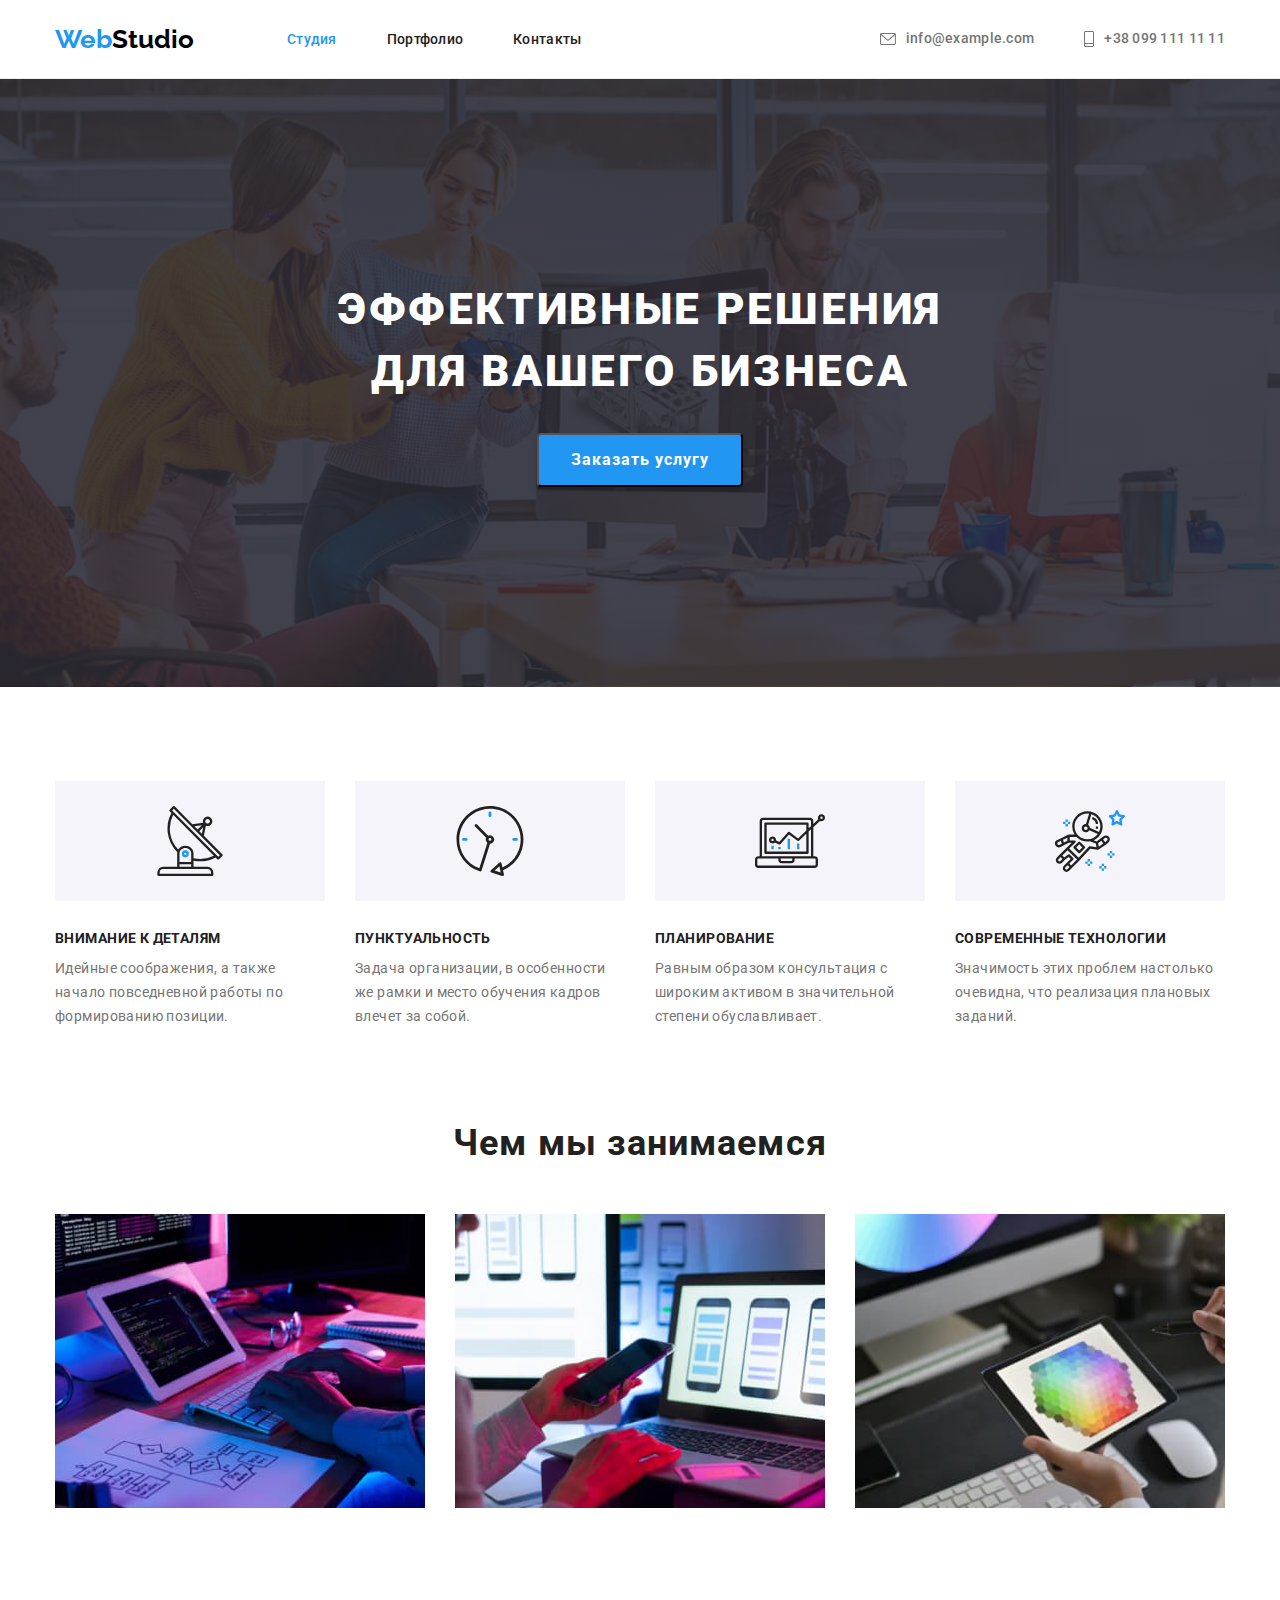
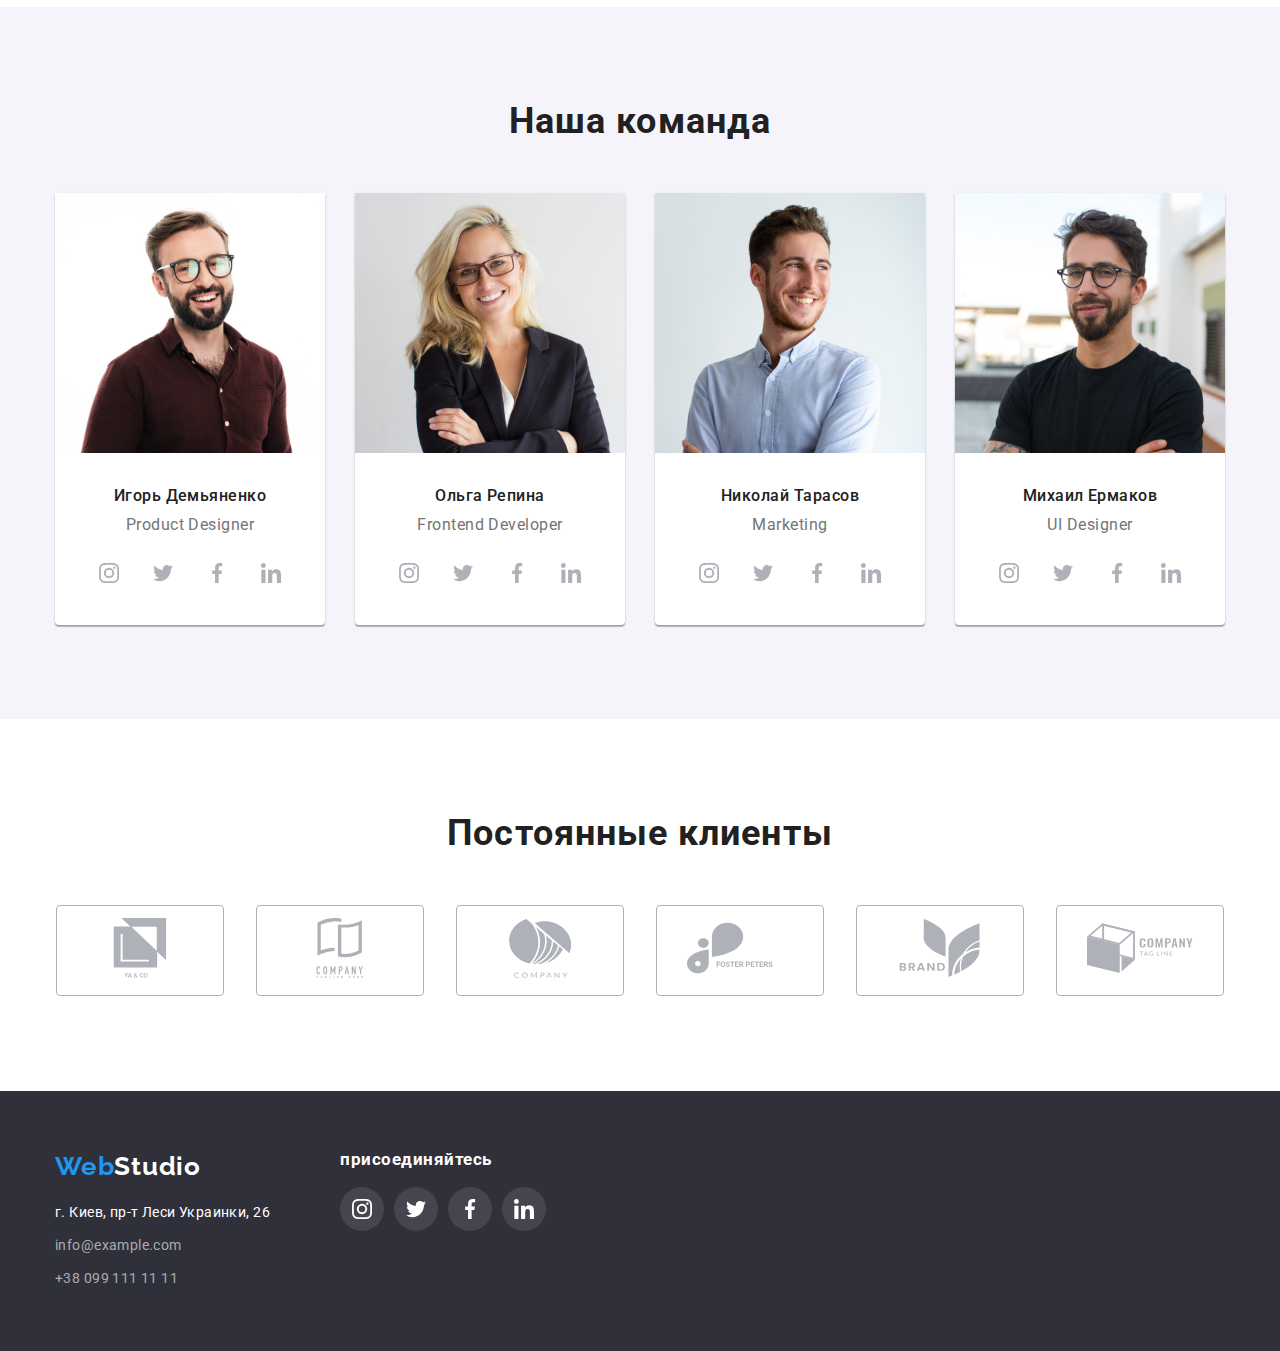
<file: index.html>
<!DOCTYPE html>
<html lang="ru">

<head>
    <meta charset="UTF-8">
    <meta http-equiv="X-UA-Compatible" content="IE=edge">
    <meta name="viewport" content="width=device-width, initial-scale=1.0">
    <title>Студия</title>
    <link rel="preconnect" href="https://fonts.googleapis.com">
    <link rel="preconnect" href="https://fonts.gstatic.com" crossorigin>
    <link
        href="https://fonts.googleapis.com/css2?family=Raleway:wght@700&family=Roboto:wght@400;500;700;900&display=swap"
        rel="stylesheet">
    <link rel="stylesheet"
        href="https://cdnjs.cloudflare.com/ajax/libs/modern-normalize/1.1.0/modern-normalize.min.css">
    <link rel="stylesheet" href="./css/style.css">

</head>

<body>
    <header class="header-section">
        <div class="container header-nav">
            <a href="./index.html" class="header-logo"> <span class="header-logo-blue">Web</span>Studio</a>
            <nav class="header-navigation">
                <div class="nav-items">
                    <ul class="items">
                        <li class="list"><a class="nav-link nav-aktiv" href="./index.html">Студия</a> </li>
                        <li class="list"><a class="nav-link" href="./portfolio.html">Портфолио</a> </li>
                        <li class="list"><a class="nav-link" href="#">Контакты</a> </li>
                    </ul>
                </div>
            </nav>
            <div class="connection-items">
                <ul class="items">
                    <li class="list">
                        <a class="connection-link" href="mailto:info@example.com">
                            <svg class="header-icon-mail">
                                <use href="./images/sprite.svg#icon-mail">
                                </use>
                            </svg>
                            info@example.com
                        </a>
                    </li>
                    <li class="list"><a class="connection-link" href="tel:380991111111">
                            <svg class="header-icon-phone">
                                <use href="./images/sprite.svg#icon-smartphone">
                                </use>
                            </svg>
                            +38 099 111 11 11</a>
                    </li>
                </ul>
            </div>
        </div>
    </header>
    <main>
        <!-- Промо -->
        <section class="promo promo-section">
            <h1 class="promo-title">Эффективные решения <br> для вашего бизнеса</h1>
            <button type="button" value="Заказать услугу" class="promo-order">Заказать услугу</button>
        </section>
        <!-- Наши достоинства -->
        <section class="section section-skills">
            <div class="container">
                <h2 class="headline-hidden">Наши достоинства</h2>
                <ul class="dignity-list">
                    <li>
                        <div class="dignity-item">
                            <svg class="dignity-icon">
                                <use class="dignity-link-icon" href="./images/sprite.svg#skills-antenna-1"></use>
                            </svg>
                        </div>
                        <h3 class="title-dignity">Внимание к деталям</h3>
                        <p class="text-dignity">Идейные соображения, а также начало повседневной работы по формированию
                            позиции.</p>
                    </li>
                    <li>
                        <div class="dignity-item">
                            <svg class="dignity-icon">
                                <use class="icon-style" href="./images/sprite.svg#skills-clock-2"></use>
                            </svg>
                        </div>
                        <h3 class="title-dignity">Пунктуальность</h3>
                        <p class="text-dignity">Задача организации, в особенности же рамки и место обучения кадров
                            влечет за
                            собой.</p>
                    </li>
                    <li>
                        <div class="dignity-item">
                            <svg class="dignity-icon">
                                <use class="icon-style" href="./images/sprite.svg#skills-diagram-3"></use>
                            </svg>
                        </div>
                        <h3 class="title-dignity">Планирование</h3>
                        <p class="text-dignity">Равным образом консультация с широким активом в значительной степени
                            обуславливает.</p>
                    </li>
                    <li>
                        <div class="dignity-item">
                            <svg class="dignity-icon">
                                <use class="icon-style" href="./images/sprite.svg#skills-astronaut-4"></use>
                            </svg>
                        </div>
                        <h3 class="title-dignity">Современные технологии</h3>
                        <p class="text-dignity"> Значимость этих проблем настолько очевидна, что реализация плановых
                            заданий.</p>
                    </li>
                </ul>
            </div>
        </section>
        <!-- Чем мы занимаемся -->
        <section class="section ">
            <div class="container">
                <h2 class="headline">Чем мы занимаемся</h2>
                <ul class="list-features">
                    <li><img src="./images/occupation1.jpg" alt="Написание кода" width="370" height="294"></li>
                    <li><img src="./images/occupation2.jpg" alt="Тестирование" width="370" height="294"></li>
                    <li><img src="./images/occupation3.jpg" alt="Дизайн" width="370" height="294"></li>
                </ul>
            </div>
        </section>
        <!-- Наша команда -->
        <section class="section section-team ">
            <div class="container">
                <h2 class="headline">Наша команда</h2>
                <ul class="team">
                    <li class="team-cells"><img src="./images/team1.jpg" alt="Фото члена команды Игоря Демьяненко"
                            width="270" height="260">
                        <div class="team-box">
                            <h3 class="team-title">Игорь Демьяненко</h3>
                            <p class="team-text">Product Designer</p>
                        </div>
                        <!-- Соц сети -->
                        <ul class="team-list-icon">
                            <li class="team-item-icon"><a class="team-link-icon" href="https://www.instagram.com/"
                                    target="_blank"><svg class="our-team-icon">
                                        <use href="./images/sprite.svg#icon-social-instagram-1">
                                        </use>
                                    </svg></a></li>
                            <li class="team-item-icon"><a class="team-link-icon" href="https://twitter.com/?lang=ru"
                                    target="_blank"><svg class="our-team-icon">
                                        <use href="./images/sprite.svg#icon-social-twitter-2">
                                        </use>
                                    </svg></a>
                                </a></li>
                            <li class="team-item-icon"><a class="team-link-icon" href="https://uk-ua.facebook.com/"
                                    target="_blank"><svg class="our-team-icon">
                                        <use href="./images/sprite.svg#icon-social-facebook-3">
                                        </use>
                                    </svg></a>
                                </a></li>
                            <li class="team-item-icon"><a class="team-link-icon" href="https://www.linkedin.com/"
                                    target="_blank"><svg class="our-team-icon">
                                        <use href="./images/sprite.svg#icon-social-linkedin-4">
                                        </use>
                                    </svg></a></li>
                        </ul>
                    </li>
                    <li class="team-cells"><img src="./images/team2.jpg" alt="Фото члена команды Ольги Репина"
                            width="270" height="260">
                        <div class="team-box">
                            <h3 class="team-title">Ольга Репина</h3>
                            <p class="team-text">Frontend Developer</p>
                        </div>
                        <!-- Соц сети -->
                        <ul class="team-list-icon">
                            <li class="team-item-icon"><a class="team-link-icon" href="https://www.instagram.com/"
                                    target="_blank"><svg class="our-team-icon">
                                        <use href="./images/sprite.svg#icon-social-instagram-1">
                                        </use>
                                    </svg></a></li>
                            <li class="team-item-icon"><a class="team-link-icon" href="https://twitter.com/?lang=ru"
                                    target="_blank"><svg class="our-team-icon">
                                        <use href="./images/sprite.svg#icon-social-twitter-2">
                                        </use>
                                    </svg></a>
                                </a></li>
                            <li class="team-item-icon"><a class="team-link-icon" href="https://uk-ua.facebook.com/"
                                    target="_blank"><svg class="our-team-icon">
                                        <use href="./images/sprite.svg#icon-social-facebook-3">
                                        </use>
                                    </svg></a>
                                </a></li>
                            <li class="team-item-icon"><a class="team-link-icon" href="https://www.linkedin.com/"
                                    target="_blank"><svg class="our-team-icon">
                                        <use href="./images/sprite.svg#icon-social-linkedin-4">
                                        </use>
                                    </svg></a></li>
                        </ul>
                    </li>
                    <li class="team-cells"><img src="./images/team3.jpg" alt="Фото члена команды Николая Тарасова"
                            width="270" height="260">
                        <div class="team-box">
                            <h3 class="team-title">Николай Тарасов</h3>
                            <p class="team-text">Marketing</p>
                        </div>
                        <!-- Соц сети -->
                        <ul class="team-list-icon">
                            <li class="team-item-icon"><a class="team-link-icon" href="https://www.instagram.com/"
                                    target="_blank"><svg class="our-team-icon">
                                        <use href="./images/sprite.svg#icon-social-instagram-1">
                                        </use>
                                    </svg></a></li>
                            <li class="team-item-icon"><a class="team-link-icon" href="https://twitter.com/?lang=ru"
                                    target="_blank"><svg class="our-team-icon">
                                        <use href="./images/sprite.svg#icon-social-twitter-2">
                                        </use>
                                    </svg></a>
                                </a></li>
                            <li class="team-item-icon"><a class="team-link-icon" href="https://uk-ua.facebook.com/"
                                    target="_blank"><svg class="our-team-icon">
                                        <use href="./images/sprite.svg#icon-social-facebook-3">
                                        </use>
                                    </svg></a>
                                </a></li>
                            <li class="team-item-icon"><a class="team-link-icon" href="https://www.linkedin.com/"
                                    target="_blank"><svg class="our-team-icon">
                                        <use href="./images/sprite.svg#icon-social-linkedin-4">
                                        </use>
                                    </svg></a></li>
                        </ul>
                    </li>
                    <li class="team-cells"><img src="./images/team4.jpg" alt="Фото члена команды Михаила Ермакова"
                            width="270" height="260">
                        <div class="team-box">
                            <h3 class="team-title">Михаил Ермаков</h3>
                            <p class="team-text">UI Designer</p>
                        </div>
                        <!-- Соц сети -->
                        <ul class="team-list-icon">
                            <li class="team-item-icon"><a class="team-link-icon" href="https://www.instagram.com/"
                                    target="_blank"><svg class="our-team-icon">
                                        <use href="./images/sprite.svg#icon-social-instagram-1">
                                        </use>
                                    </svg></a></li>
                            <li class="team-item-icon"><a class="team-link-icon" href="https://twitter.com/?lang=ru"
                                    target="_blank"><svg class="our-team-icon">
                                        <use href="./images/sprite.svg#icon-social-twitter-2">
                                        </use>
                                    </svg></a>
                                </a></li>
                            <li class="team-item-icon"><a class="team-link-icon" href="https://uk-ua.facebook.com/"
                                    target="_blank"><svg class="our-team-icon">
                                        <use href="./images/sprite.svg#icon-social-facebook-3">
                                        </use>
                                    </svg></a>
                                </a></li>
                            <li class="team-item-icon"><a class="team-link-icon" href="https://www.linkedin.com/"
                                    target="_blank"><svg class="our-team-icon">
                                        <use href="./images/sprite.svg#icon-social-linkedin-4">
                                        </use>
                                    </svg></a></li>
                        </ul>
                    </li>
                </ul>
            </div>
        </section>
        <!-- Секция постоянные клиенты -->
        <section class="section">
            <div class="container">
                <h2 class="headline">Постоянные клиенты</h2>
                <ul class="clients-section">
                    <li class="clients-list"><a class="link"
                            href="https://www.facebook.com/pages/category/Jewelry-Watches/YA-CO-2191136500969012/"
                            target="_blank"><svg class="clients-list-icon">
                                <use href="./images/sprite.svg#icon-company-1">
                                </use>
                            </svg></a></li>
                    <li class="clients-list"><a class="link"
                            href="https://www.ameliaostroff.com/2017/12/21/tagline-meaning/" target="_blank"><svg
                                class="clients-list-icon">
                                <use href="./images/sprite.svg#icon-company-2">
                                </use>
                            </svg></a></li>
                    <li class="clients-list"><a class="link"
                            href="https://www.top10bestwebsitehosting.com/websitebuilders-comparison?utm_source=google&kw=make%20a%20website&c=543633485436&t=search&p=&m=b&adpos=&dev=c&devmod=&mobval=0&network=g&campaignid=82220988&adgroupid=129667901271&targetid=kwd-10056110&interest=&physical=21117&feedid=&a=2806&ts=hi&topic=&test=&clicktype=&gclid=CjwKCAjw6dmSBhBkEiwA_W-EoAUoOsq2EZinNub5Bh7R9po_Swr6EyotB0H0GH_m3bcUTug84AwL4hoCsmEQAvD_BwE"
                            target="_blank"><svg class="clients-list-icon">
                                <use href="./images/sprite.svg#icon-company-3">
                                </use>
                            </svg></a></li>
                    <li class="clients-list"><a class="link" href="https://www.linkedin.com/in/foster-peters-b9468b56/"
                            target="_blank"><svg class="clients-list-icon">
                                <use href="./images/sprite.svg#icon-company-4">
                                </use>
                            </svg></a></li>
                    <li class="clients-list"><a class="link" href="https://kasta.ua/brand/Brand/" target="_blank"><svg
                                class="clients-list-icon">
                                <use href="./images/sprite.svg#icon-company-5">
                                </use>
                            </svg></a></li>
                    <li class="clients-list"><a class="link"
                            href="https://www.adobe.com/express/learn/blog/30-companies-with-famous-brand-slogans-taglines#:~:text=What%20is%20a%20tagline%3F,company's%20greater%20purpose%20and%20mission."
                            target="_blank"><svg class="clients-list-icon ">
                                <use href="./images/sprite.svg#icon-company-6">
                                </use>
                            </svg></a></li>
                </ul>
            </div>

        </section>
    </main>
    <footer class="footer">
        <div class="container">
            <div class="section-footer">

                <div>
                    <a href="./index.html" class="footer-logo"> <span class="footer-logo-blue">Web</span>Studio</a>
                    <address>
                        <ul class="list-contacts">
                            <li class="item"><a class="location-address" href="https://goo.gl/maps/Peq7kszGaphrtGPM8">г.
                                    Киев,
                                    пр-т Леси
                                    Украинки, 26</a></li>
                            <li class="item"><a class="footer-connection"
                                    href="mailto:info@example.com">info@example.com</a>
                            </li>
                            <li class="item"><a class="footer-connection" href="tel:380991111111">+38 099 111 11
                                    11</a>
                            </li>
                        </ul>

                    </address>
                </div>
                <div class="footer-social">
                    <h2 class="title-join">присоединяйтесь</h2>
                    <!-- Соц сети -->
                    <ul class="footer-social-media">
                        <li class="footer-list"><a class="footer-link" href="https://www.instagram.com/"
                                target="_blank"><svg class="footer-icon-social">
                                    <use href="./images/sprite.svg#icon-social-instagram-1">
                                    </use>
                                </svg></a></li>
                        <li class="footer-list"><a class="footer-link" href="https://twitter.com/?lang=ru"
                                target="_blank"><svg class="footer-icon-social">
                                    <use href="./images/sprite.svg#icon-social-twitter-2">
                                    </use>
                                </svg></a>
                            </a></li>
                        <li class="footer-list"><a class="footer-link" href="https://uk-ua.facebook.com/"
                                target="_blank"><svg class="footer-icon-social">
                                    <use href="./images/sprite.svg#icon-social-facebook-3">
                                    </use>
                                </svg></a>
                            </a></li>
                        <li class="footer-list"><a class="footer-link" href="https://www.linkedin.com/"
                                target="_blank"><svg class="footer-icon-social">
                                    <use href="./images/sprite.svg#icon-social-linkedin-4">
                                    </use>
                                </svg></a></li>
                    </ul>
                </div>
            </div>
        </div>
    </footer>

</body>

</html>
</file>
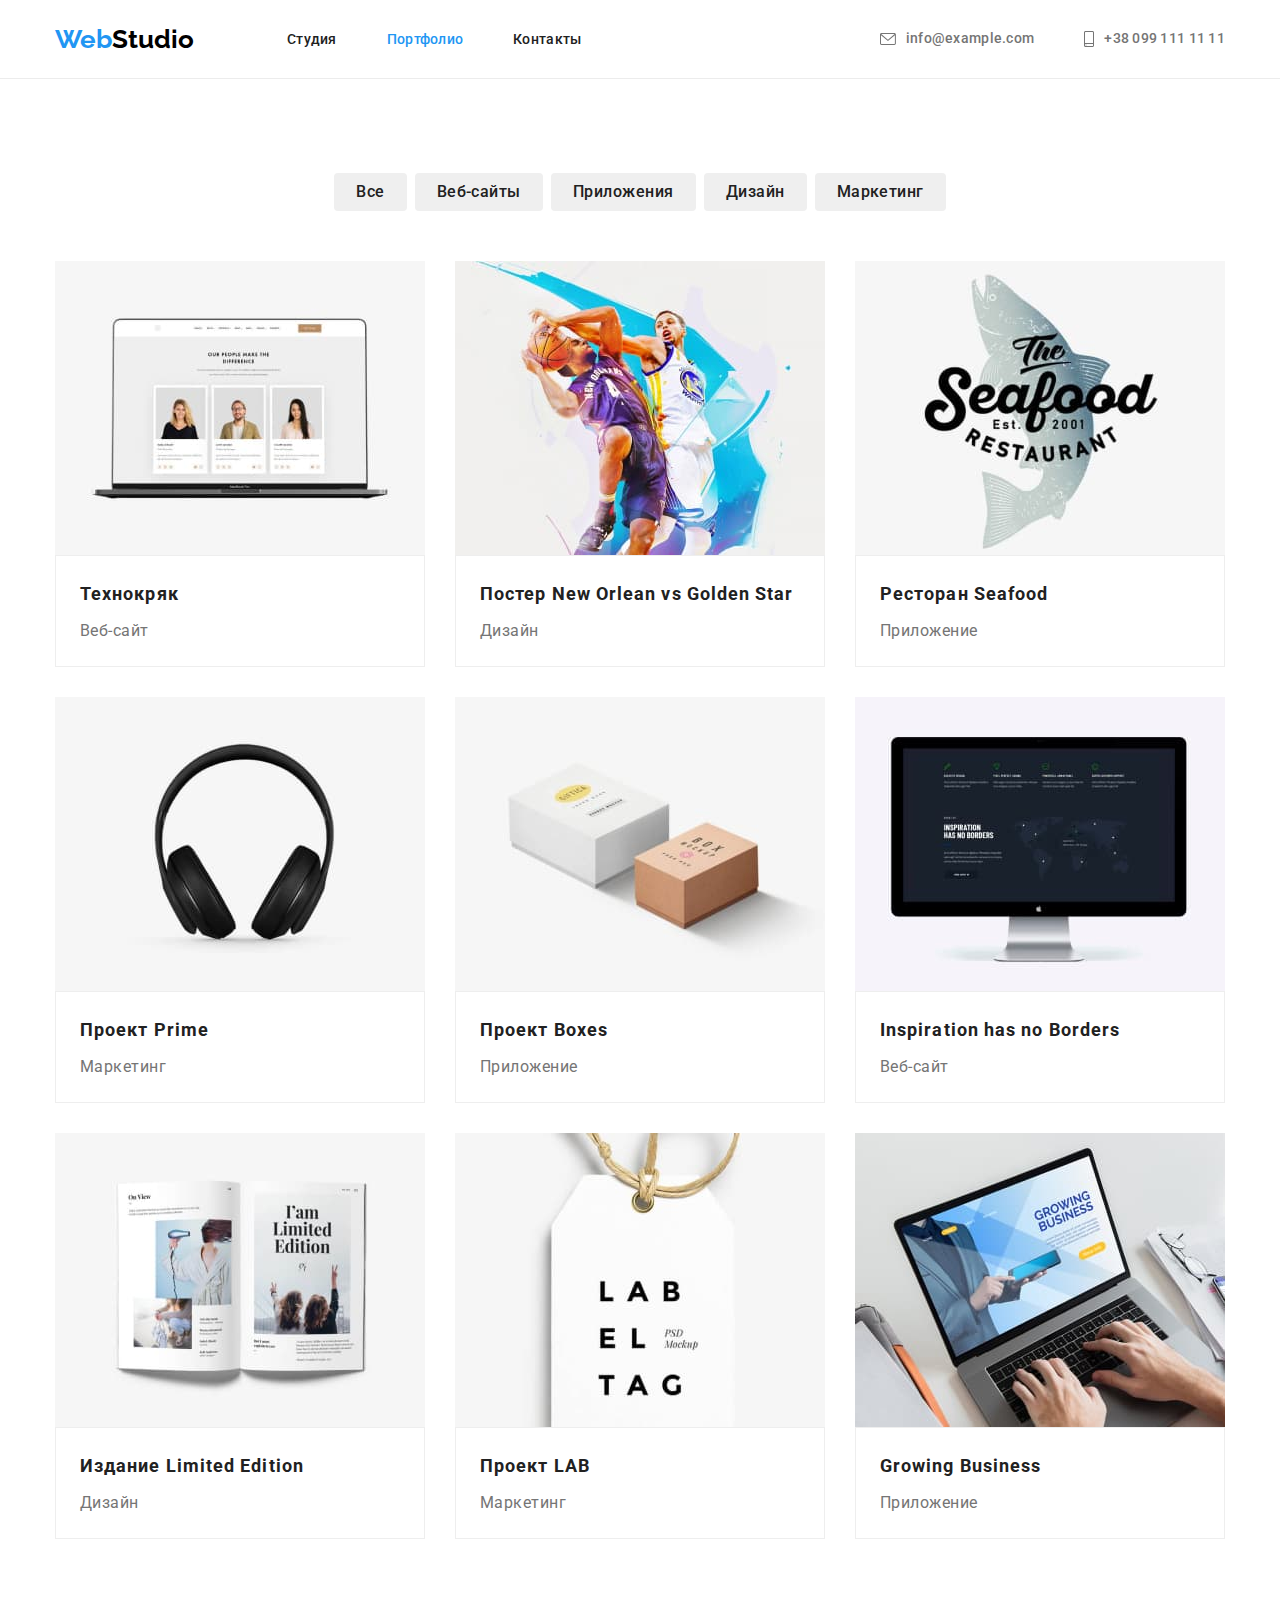
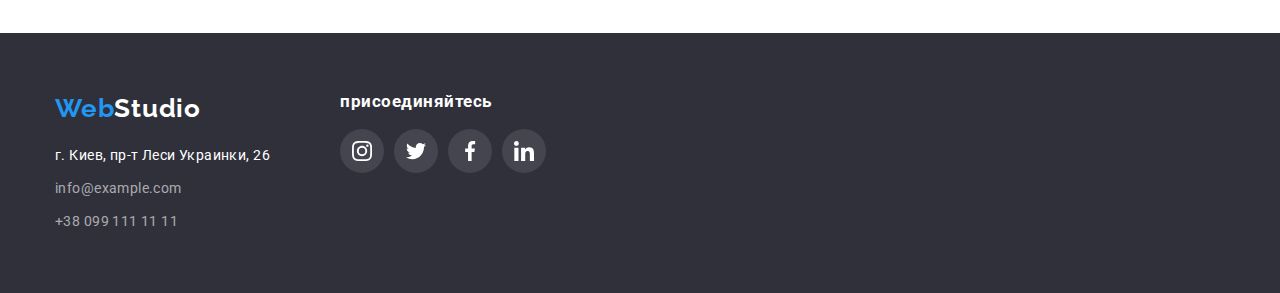
<file: portfolio.html>
<!DOCTYPE html>
<html lang="ru">

<head>
    <meta charset="UTF-8">
    <meta http-equiv="X-UA-Compatible" content="IE=edge">
    <meta name="viewport" content="width=device-width, initial-scale=1.0">
    <title>Портфолио</title>
    <link rel="preconnect" href="https://fonts.googleapis.com">
    <link rel="preconnect" href="https://fonts.gstatic.com" crossorigin>
    <link
        href="https://fonts.googleapis.com/css2?family=Raleway:wght@700&family=Roboto:wght@400;500;700;900&display=swap"
        rel="stylesheet">
    <link rel="stylesheet"
        href="https://cdnjs.cloudflare.com/ajax/libs/modern-normalize/1.1.0/modern-normalize.min.css">
    <link rel="stylesheet" href="./css/style.css">
</head>

<body>
    <!-- Навигация -->
    <header class="header-section">
        <div class="container header-nav">
            <a href="./index.html" class="header-logo"> <span class="header-logo-blue">Web</span>Studio</a>
            <nav class="header-navigation">
                <div class="nav-items">
                    <ul class="items">
                        <li class="list"><a class="nav-link" href="./index.html">Студия</a> </li>
                        <li class="list"><a class="nav-link nav-aktiv" href="./portfolio.html">Портфолио</a> </li>
                        <li class="list"><a class="nav-link" href="#">Контакты</a> </li>
                    </ul>
                </div>
            </nav>
            <div class="connection-items">
                <ul class="items">
                    <li class="list">
                        <a class="connection-link" href="mailto:info@example.com">
                            <svg class="header-icon-mail">
                                <use href="./images/sprite.svg#icon-mail">
                                </use>
                            </svg>
                            info@example.com
                        </a>
                    </li>
                    <li class="list"><a class="connection-link" href="tel:380991111111">
                            <svg class="header-icon-phone">
                                <use href="./images/sprite.svg#icon-smartphone">
                                </use>
                            </svg>
                            +38 099 111 11 11</a>
                    </li>
                </ul>
            </div>
        </div>
    </header>
    <main>
        <section class="section">
            <div class="container">
                <h1 class="headline-hidden">Наши проекты</h1>
                <!-- Навигация поиска наших работ -->
                <ul class="button-sorting">
                    <li class="list"><button class="sorting-works" type="button" value="Все">Все</button></li>
                    <li class="list"><button class="sorting-works" type="button" value="Веб-сайты">Веб-сайты</button>
                    </li>
                    <li class="list"><button class="sorting-works" type="button" value="Приложения">Приложения</button>
                    </li>
                    <li class="list"><button class="sorting-works" type="button" value="Дизайн">Дизайн</button></li>
                    <li class="list"><button class="sorting-works" type="button" value="Маркетинг">Маркетинг</button>
                    </li>
                </ul>
                <!-- Ячейки с нашими работами -->
                <ul class="projects">
                    <li class="list-item"><img class="projects-img" src="./images/portfolio/web-tehnokrak.jpg"
                            alt="Веб сайт технокряк" width="370" height="294">
                        <div class="about-project">
                            <h2 class="projects-title">Технокряк</h2>
                            <p class="projects-description">Веб-сайт</p>
                        </div>
                    </li>
                    <li class="list-item"><img class="projects-img" src="./images/portfolio/poster-gold-star.jpg"
                            alt="Дизайн постера New Orlean vs Golden Star" width="370" height="294">
                        <div class="about-project">
                            <h2 class="projects-title">Постер New Orlean vs Golden Star</h2>
                            <p class="projects-description">Дизайн</p>
                        </div>
                    </li>
                    <li class="list-item"><img class="projects-img" src="./images/portfolio/restoran-seafood.jpg"
                            alt="Приложение для ресторана Seafood" width="370" height="294">
                        <div class="about-project">
                            <h2 class="projects-title">Ресторан Seafood</h2>
                            <p class="projects-description">Приложение</p>
                        </div>
                    </li>
                    <li class="list-item"><img class="projects-img" src="./images/portfolio/project-prime.jpg"
                            alt="Маркетинговый проект Prime" width="370" height="294">
                        <div class="about-project">
                            <h2 class="projects-title">Проект Prime</h2>
                            <p class="projects-description">Маркетинг</p>
                        </div>
                    </li>
                    <li class="list-item"><img class="projects-img" src="./images/portfolio/project-boxes.jpg"
                            alt="Приложение Boxes" width="370" height="294">
                        <div class="about-project">
                            <h2 class="projects-title">Проект Boxes</h2>
                            <p class="projects-description">Приложение</p>
                        </div>
                    </li>
                    <li class="list-item"><img class="projects-img"
                            src="./images/portfolio/inspiration-has-no-borders.jpg"
                            alt="Веб сайт Inspiration has no Borders" width="370" height="294">
                        <div class="about-project">
                            <h2 class="projects-title">Inspiration has no Borders</h2>
                            <p class="projects-description">Веб-сайт</p>
                        </div>
                    </li>
                    <li class="list-item"><img class="projects-img" src="./images/portfolio/izdanie-limited-edition.jpg"
                            alt="Дизайн журнала Limited Edition" width="370" height="294">
                        <div class="about-project">
                            <h2 class="projects-title">Издание Limited Edition</h2>
                            <p class="projects-description">Дизайн</p>
                        </div>
                    </li>
                    <li class="list-item"><img class="projects-img" src="./images/portfolio/project-lab.jpg"
                            alt="Маркетинговый проект LAB" width="370" height="294">
                        <div class="about-project">
                            <h2 class="projects-title">Проект LAB</h2>
                            <p class="projects-description">Маркетинг</p>
                        </div>
                    </li>
                    <li class="list-item"><img class="projects-img" src="./images/portfolio/growing-business.jpg"
                            alt="Приложение Growing Business" width="370" height="294">
                        <div class="about-project">
                            <h2 class="projects-title">Growing Business</h2>
                            <p class="projects-description">Приложение</p>
                        </div>
                    </li>
                </ul>
            </div>
        </section>
    </main>
    <!-- Подвал -->
    <footer class="footer">
        <div class="container">
            <div class="section-footer">

                <div>
                    <a href="./index.html" class="footer-logo"> <span class="footer-logo-blue">Web</span>Studio</a>
                    <address>
                        <ul class="list-contacts">
                            <li class="item"><a class="location-address" href="https://goo.gl/maps/Peq7kszGaphrtGPM8">г.
                                    Киев,
                                    пр-т Леси
                                    Украинки, 26</a></li>
                            <li class="item"><a class="footer-connection"
                                    href="mailto:info@example.com">info@example.com</a>
                            </li>
                            <li class="item"><a class="footer-connection" href="tel:380991111111">+38 099 111 11
                                    11</a>
                            </li>
                        </ul>

                    </address>
                </div>
                <div class="footer-social">
                    <h3 class="title-join">присоединяйтесь</h3>
                    <!-- Соц сети -->
                    <ul class="footer-social-media">
                        <li class="footer-list"><a class="footer-link" href="https://www.instagram.com/"
                                target="_blank"><svg class="footer-icon-social">
                                    <use href="./images/sprite.svg#icon-social-instagram-1">
                                    </use>
                                </svg></a></li>
                        <li class="footer-list"><a class="footer-link" href="https://twitter.com/?lang=ru"
                                target="_blank"><svg class="footer-icon-social">
                                    <use href="./images/sprite.svg#icon-social-twitter-2">
                                    </use>
                                </svg></a>
                            </a></li>
                        <li class="footer-list"><a class="footer-link" href="https://uk-ua.facebook.com/"
                                target="_blank"><svg class="footer-icon-social">
                                    <use href="./images/sprite.svg#icon-social-facebook-3">
                                    </use>
                                </svg></a>
                            </a></li>
                        <li class="footer-list"><a class="footer-link" href="https://www.linkedin.com/"
                                target="_blank"><svg class="footer-icon-social">
                                    <use href="./images/sprite.svg#icon-social-linkedin-4">
                                    </use>
                                </svg></a></li>
                    </ul>
                </div>
            </div>
        </div>
    </footer>

</body>

</html>
</file>
<file: css/style.css>
html {
  box-sizing: border-box;
}
*,
*::before,
*::after {
  box-sizing: inherit;
}
/* Обнуление стилей */
ul,
ol {
  margin: 0;
  padding: 0;
  list-style: none;
}
input,
button,
textarea,
select {
  font: inherit;
}
h1,
h2,
h3,
h4,
h5,
h6,
p {
  margin: 0;
  padding: 0;
}
:root {
  --font-roboto: "Roboto", sans-serif;
  --font-raleway: "Raleway", sans-serif;
}
body {
  margin: 0;
  font-family: var(--font-roboto);
  color: #757575;
  text-decoration: none;
}
/* HEADER */
/* Logotype */
.header-section {
  border-bottom: 1px solid #ececec;
}
.header-logo,
.header-logo:focus {
  margin-right: 93px;
  font-family: var(--font-raleway);
  font-weight: 700;
  font-size: 26px;
  line-height: 1.19;
  color: #000000;
  text-decoration: none;
}
.header-logo .header-logo-blue {
  color: #2196f3;
}
/* Стилизация навигации хедер */
.header-navigation {
  margin-bottom: 30px;
  margin-top: 30px;
}
.header-nav {
  display: flex;
  align-items: center;
}
.nav-items > .items {
  display: flex;
}
.nav-link {
  padding-top: 30px;
  padding-bottom: 30px;
  font-weight: 500;
  font-size: 14px;
  line-height: 1.3;
  letter-spacing: 0.02em;
  text-decoration: none;
  color: #212121;
}
.nav-link:hover,
.nav-link:focus {
  color: #2196f3;
}
.items > .list {
  margin-right: 50px;
}
.items > .list:last-child {
  margin-right: 0;
}

/* Подсветка кнопки страницы на которой ты находишься */
.nav-aktiv {
  color: #2196f3;
}

/* Стилизация ссылок связи */
.connection-items > .items {
  display: flex;
}
.connection-items {
  display: flex;
  margin-left: auto;
}
.connection-link {
  display: flex;
  justify-content: center;
  align-items: center;
  padding-top: 20px;
  padding-bottom: 20px;
  display: flex;
  font-weight: 500;
  font-size: 14px;
  line-height: 1.14;
  letter-spacing: 0.02em;
  text-decoration: none;
  color: #757575;
}
.connection-link:hover,
.connection-link:focus {
  color: #2196f3;
}
/* Декоративные картинки телефона и мэил */
.header-icon-mail {
  fill: currentColor;
  margin-right: 10px;
  width: 16px;
  height: 12px;
}

.header-icon-phone {
  fill: currentColor;
  margin-right: 10px;
  width: 10px;
  height: 16px;
}
.header-list > .connection-link {
  margin-right: 50px;
}
.header-list > .connection-link:last-child {
  margin-right: 0;
}

/* Оформление футера */
.footer {
  padding-top: 60px;
  padding-bottom: 60px;
  background-color: #2f303a;
}
.section-footer{
  display: flex;
}
.footer-logo,
.footer-logo:focus {
  font-family: var(--font-raleway);
  font-weight: 700;
  font-size: 26px;
  line-height: 1.19;
  letter-spacing: 0.03em;
  color: #ffffff;
  text-decoration: none;
}

.footer-logo .footer-logo-blue {
  color: #2196f3;
}
.list-contacts {
  margin-top: 20px;
}
.list-contacts > .item {
  padding-bottom: 9px;
}
.list-contacts > .item:last-child {
  padding-bottom: 0;
}
.location-address,
.location-address:focus {
  font-style: normal;
  font-weight: 400;
  font-size: 14px;
  line-height: 1.71;
  letter-spacing: 0.03em;
  color: #ffffff;
  text-decoration: none;
}
.footer-connection,
.footer-connection:focus {
  font-style: normal;
  text-decoration: none;
  font-weight: 400;
  font-size: 14px;
  line-height: 1.7;
  letter-spacing: 0.03em;
  color: rgba(255, 255, 255, 0.6);
}
.footer-connection:last-child {
  margin-bottom: 0;
}
/* Заголовок соц сетей в футере */
.title-join{
  margin-bottom: 20px;
  font-family: var(--font-roboto);
font-weight: 700;
font-size: 17px;
line-height: 16px;
letter-spacing: 0.03em;
color: #FFFFFF;
}
/* Список социальных сетей */
.footer-social{
  margin-left: 70px;
}
.footer-social-media{
  display: flex;
}
.footer-list > .footer-link{
  justify-content: center;
  align-items:center;
  display: flex;
  width: 44px;
  height: 44px;
  background-color: rgba(255, 255, 255, 0.1);
  border-radius: 50%;
  cursor: pointer;
}
.footer-list + .footer-list{
  margin-left: 10px;
}
.footer-list>.footer-link:hover,
.footer-list>.footer-link:focus{
  background-color: #2196F3;
}
.footer-icon-social{
  fill: #FFFFFF;
  width: 20px;
  height: 20px;
}

/* Контейнер */
.container {
  width: 1200px;
  padding-left: 15px;
  padding-right: 15px;
  margin-left: auto;
  margin-right: auto;
}
.section {
  padding-top: 94px;
  padding-bottom: 94px;
}
/* Тело страницы студия */
/* Секция промо (Продвижение, реклама) */
.promo-section {
  background-color: #2f303a;
  padding-top: 200px;
  padding-bottom: 200px;
  text-align: center;
}
.promo {
  background-image: linear-gradient(to right, rgba(47, 48, 58, 0.8), rgba(47, 48, 58, 0.8)),url(../images/baner-promo.jpg);
  background-color: rgba(47, 48, 58, 0.4);
  background-position: center;
  background-size: cover;
  background-repeat: no-repeat;
}
/* Заголовок секции */
.promo-title {
  margin-bottom: 30px;
  font-weight: 900;
  font-size: 44px;
  line-height: 1.4;
  text-align: center;
  letter-spacing: 0.06em;
  text-transform: uppercase;
  color: #ffffff;
}
/* Кнопка заказа */
.promo-order,
.promo-order:focus {
  padding: 10px 32px;

  border-radius: 4px;
  font-weight: 700;
  font-size: 16px;
  line-height: 1.9;
  letter-spacing: 0.06em;
  color: #ffffff;
  box-shadow: 0px 4px 4px rgba(0, 0, 0, 0.15);
  background-color: #2196f3;
}

/* Секция наши достоинства */
.dignity-list {
  display: flex;
}
.dignity-list > li {
  margin-right: 30px;
}
.dignity-list > li:last-child {
  margin-right: 0;
}
/* Иконки наши достоинства */
.dignity-item{
  display: flex;
  justify-content: center;
  align-items: center;
  width: 270px;
  height: 120px;
  margin-bottom: 30px;
  background-color: #F5F4FA;
}
.dignity-icon{
  width: 70px;
  height: 70px;
}

/* Заголовки */
.title-dignity {
  padding-bottom: 10px;
  font-weight: 700;
  font-size: 14px;
  line-height: 1.14;
  letter-spacing: 0.03em;
  text-transform: uppercase;
  color: #212121;
}
/* Описание */
.text-dignity {
  width: 270px;
  font-weight: 400;
  font-size: 14px;
  line-height: 1.71;
  letter-spacing: 0.03em;
}
/* Секция чем мы занимаемся */
/* Класс для стилизации заголовков 2 уровня */
.section-skills{
padding-bottom: 0;
}
.list-features {
  display: flex;
  justify-content: space-between;
}
.headline {
  font-weight: 700;
  font-size: 36px;
  line-height: 1.16;
  margin-bottom: 50px;
  text-align: center;
  letter-spacing: 0.03em;
  color: #212121;
}
/* Секция наша команда */
/* Заглавие 3 уровня в ячейках каждого члена команды */
.section-team {
  padding-top: 94px;
  background-color: #f5f4fa;
}
.team {
  display: flex;
  justify-content: space-between;
}
/* Коробка для заголовка и описания тимы */
.team-cells {
  width: 270px;
  background-color: #ffffff;
  text-align: center;
  box-shadow: 0px 1px 3px rgba(0, 0, 0, 0.12), 0px 1px 1px rgba(0, 0, 0, 0.14),
    0px 2px 1px rgba(0, 0, 0, 0.2);
  border-radius: 0px 0px 4px 4px;
}
.team-box{
  padding-top: 30px;
}
.team-title {
  font-weight: 500;
  font-size: 16px;
  padding-bottom: 10px;
  line-height: 1.18;
  letter-spacing: 0.03em;
  color: #212121;
}
/* Описание рода деятельности члена команды */
.team-text {
  font-weight: 400;
  font-size: 16px;
  line-height: 1.18;
  letter-spacing: 0.03em;
}
/* Список социальных сетей */
.team-list-icon{
  display: flex;
  align-items: center;
  justify-content: center;
  color: #FFFFFF;
  padding: 16px 32px 30px 32px;
}
.team-item-icon{
  display: flex;
  justify-content: center;
  align-items: center;
}
.team-link-icon{
  display: flex;
  justify-content: center;
  align-items: center;
width: 44px;
height: 44px;
color: #AFB1B8;
}
.team-link-icon:hover,
.team-link-icon:focus{
border-radius: 50%;
color: #FFFFFF;
background-color: #2196f3;
}
.team-item-icon + .team-item-icon{
  margin-left: 10px;
}
.our-team-icon{
  width: 20px;
  height: 20px;
  fill: currentColor;
}

/* Секция наши клиенты */
.clients-section{
  display: flex;
}
.clients-section > .clients-list{
  display: flex;
  align-items: center;
  justify-content: center;
  width: 170px;
  height: 92px;
}
.clients-section>.clients-list + .clients-list {
  margin-left: 30px;
}
.clients-list > .link{
  border: 1px solid #AFB1B8;
  box-sizing: border-box;
  border-radius: 4px;
  border-color: #AFB1B8;
  cursor: pointer;
  padding: 12px 30px;
  color: #afb1b8;
}
.clients-list>.link:focus,
.clients-list>.link:hover {
color: #2196F3;
  border-color: #2196F3;
}
.clients-list-icon{
  fill: currentColor;
  width: 106px;
  height: 60px;
}

/*Стили тела страницы портфолио*/
/* Заголовок нужно визуально скрыть */
.headline-hidden {
  font-weight: 900;
  font-size: 44px;
  line-height: 1.4;
  text-align: center;
  letter-spacing: 0.06em;
  text-transform: uppercase;
  color: #212121;
/*Визуальное скрытие, но для читалок остается. */
  position: absolute;
  width: 1px;
  height: 1px;
  margin: -1px;
  border: 0;
  padding: 0;
  white-space: nowrap;
  clip-path: inset(100%);
  clip: rect(0 0 0 0);
  overflow: hidden;
}
/* Меню сортировки поиска работ компании */
.button-sorting {
  display: flex;
  justify-content: center;
  margin-bottom: 50px;
}
.button-sorting > .list {
  margin-right: 8px;
}
.button-sorting > .list:last-child {
  margin-right: 0;
}

.sorting-works,
.sorting-works:focus {
  padding: 6px 22px;
  border-radius: 4px;
  border: #f5f4fa;
  font-weight: 500;
  font-size: 16px;
  line-height: 1.62;
  text-align: center;
  letter-spacing: 0.03em;
  color: #212121;
}
.sorting-works:hover,
.sorting-works:focus {
  color: #ffffff;
  background-color: #2196f3;
  box-shadow: 0px 3px 1px rgba(0, 0, 0, 0.1), 0px 1px 2px rgba(0, 0, 0, 0.08),
    0px 2px 2px rgba(0, 0, 0, 0.12);
  border-radius: 4px;
  border: #2196f3;
}
/* Проекты */
.projects {
  display: flex;
  flex-wrap: wrap;
}
.projects-img {
  display: block;
}
.list-item {
  margin-right: 30px;
  margin-bottom: 30px;
}
.list-item:nth-child(3n) {
  margin-right: 0;
}
.list-item:nth-child(n + 7) {
  margin-bottom: 0;
}
.list-item:hover,
.list-item:focus {
  filter: drop-shadow(0px 4px 4px rgba(0, 0, 0, 0.25));
}
/* Заголовок и описание */
.about-project {

  background: #ffffff;
  border: 1px solid #eeeeee;
  box-sizing: border-box;
  padding: 20px 24px;
}
/* Заголовок проекта */
.projects-title {
  padding-bottom: 4px;
  font-size: 18px;
  line-height: 2;
  letter-spacing: 0.06em;
  color: #212121;
}
/* Орисание проектов */
.projects-description {
  font-weight: 400;
  font-size: 16px;
  line-height: 1.87;
  letter-spacing: 0.03em;
}
.svg-style {
  width: 16px;
  height: 12px;
}
</file>
